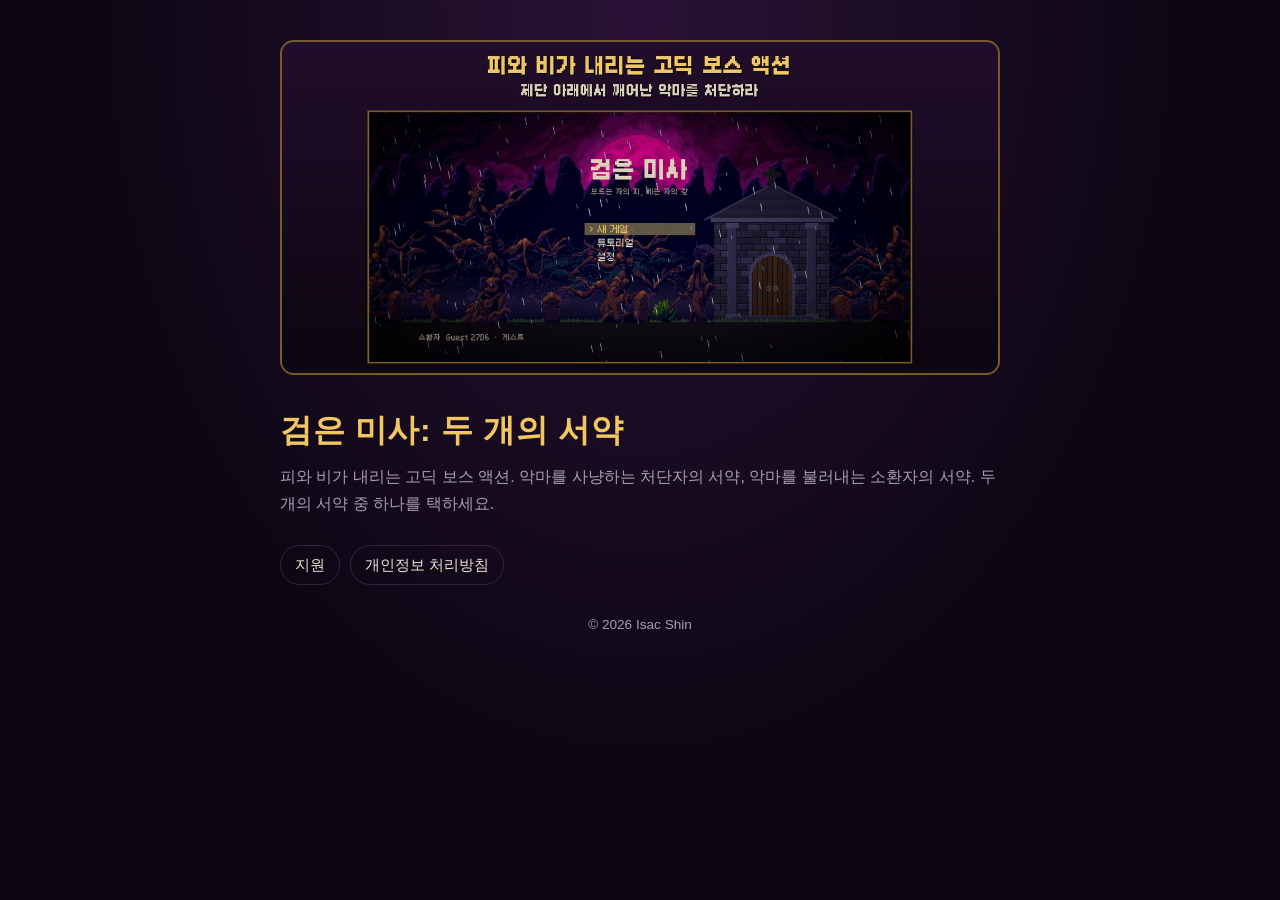
<file: index.html>
<!doctype html>
<html lang="ko">
<head>
<meta charset="utf-8">
<meta name="viewport" content="width=device-width, initial-scale=1">
<title>검은 미사: 두 개의 서약 (BLACK MASS: Two Oaths)</title>
<meta name="description" content="피와 비가 내리는 고딕 보스 액션, 검은 미사.">
<link rel="stylesheet" href="assets/style.css">
</head>
<body>
<main>
  <img class="hero" src="assets/hero.jpg" alt="비 내리는 묘지 위의 검은 미사 타이틀 화면">
  <h1>검은 미사: 두 개의 서약</h1>
  <p class="lead">피와 비가 내리는 고딕 보스 액션. 악마를 사냥하는 처단자의 서약, 악마를 불러내는 소환자의 서약. 두 개의 서약 중 하나를 택하세요.</p>
  <nav><a href="support/">지원</a><a href="privacy/">개인정보 처리방침</a></nav>
  <footer>© 2026 Isac Shin</footer>
</main>
</body>
</html>
</file>
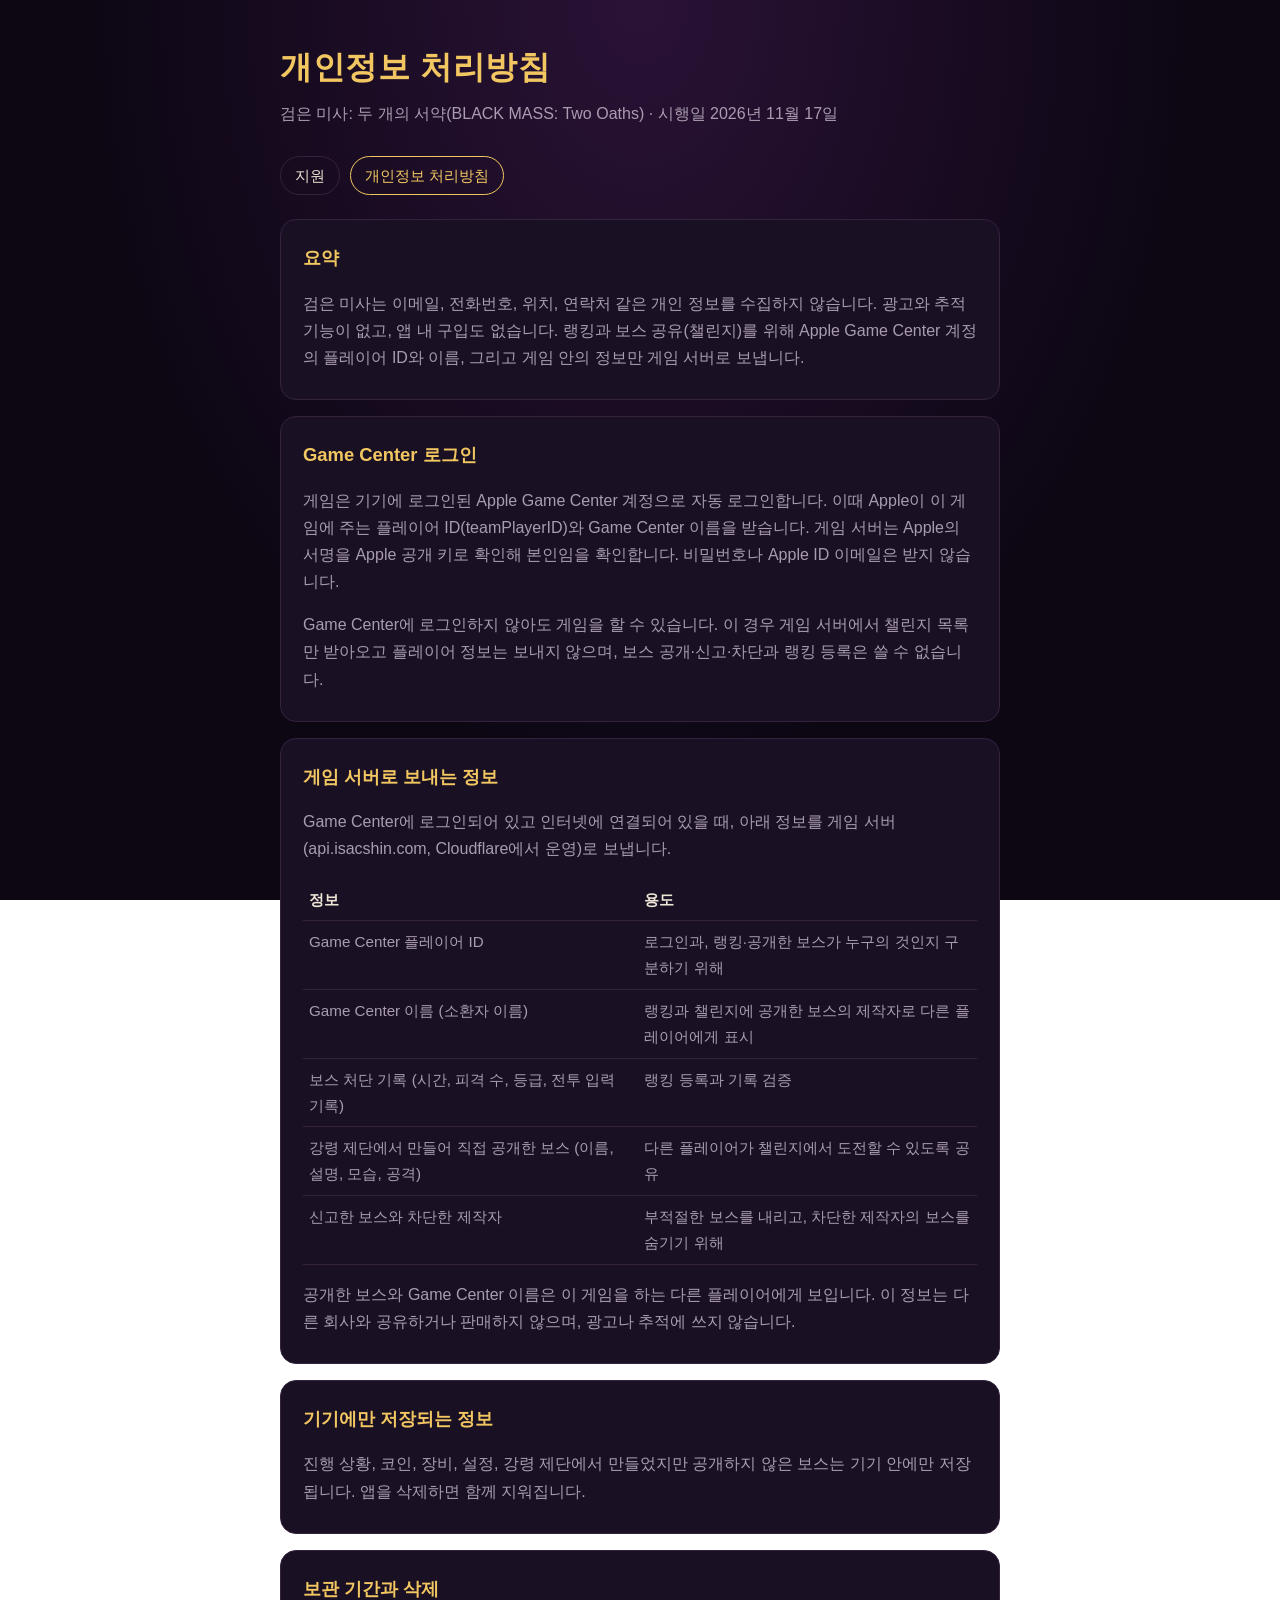
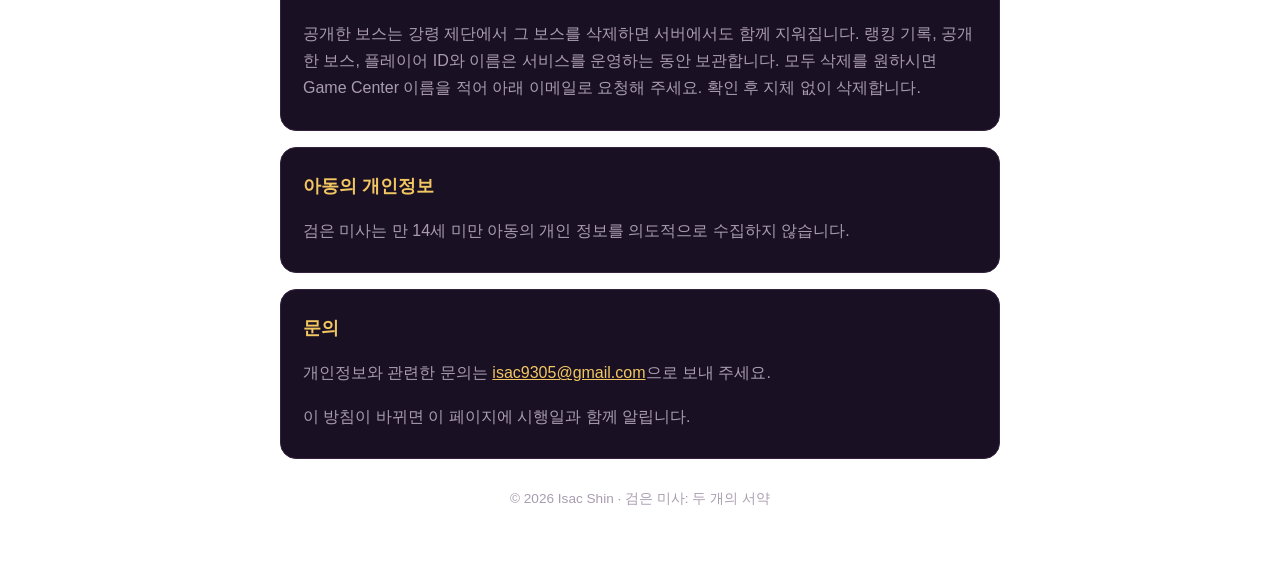
<file: privacy/index.html>
<!doctype html>
<html lang="ko">
<head>
<meta charset="utf-8">
<meta name="viewport" content="width=device-width, initial-scale=1">
<title>검은 미사: 두 개의 서약 개인정보 처리방침</title>
<meta name="description" content="검은 미사: 두 개의 서약(BLACK MASS: Two Oaths) 게임의 개인정보 처리방침.">
<link rel="stylesheet" href="../assets/style.css">
</head>
<body>
<main>
  <h1>개인정보 처리방침</h1>
  <p class="lead">검은 미사: 두 개의 서약(BLACK MASS: Two Oaths) · 시행일 2026년 11월 17일</p>
  <nav><a href="../support/">지원</a><a class="on" href="./">개인정보 처리방침</a></nav>

  <section>
    <h2>요약</h2>
    <p>검은 미사는 이메일, 전화번호, 위치, 연락처 같은 개인 정보를 수집하지 않습니다. 광고와 추적 기능이 없고, 앱 내 구입도 없습니다. 랭킹과 보스 공유(챌린지)를 위해 Apple Game Center 계정의 플레이어 ID와 이름, 그리고 게임 안의 정보만 게임 서버로 보냅니다.</p>
  </section>

  <section>
    <h2>Game Center 로그인</h2>
    <p>게임은 기기에 로그인된 Apple Game Center 계정으로 자동 로그인합니다. 이때 Apple이 이 게임에 주는 플레이어 ID(teamPlayerID)와 Game Center 이름을 받습니다. 게임 서버는 Apple의 서명을 Apple 공개 키로 확인해 본인임을 확인합니다. 비밀번호나 Apple ID 이메일은 받지 않습니다.</p>
    <p>Game Center에 로그인하지 않아도 게임을 할 수 있습니다. 이 경우 게임 서버에서 챌린지 목록만 받아오고 플레이어 정보는 보내지 않으며, 보스 공개·신고·차단과 랭킹 등록은 쓸 수 없습니다.</p>
  </section>

  <section>
    <h2>게임 서버로 보내는 정보</h2>
    <p>Game Center에 로그인되어 있고 인터넷에 연결되어 있을 때, 아래 정보를 게임 서버(api.isacshin.com, Cloudflare에서 운영)로 보냅니다.</p>
    <table>
      <tr><th>정보</th><th>용도</th></tr>
      <tr><td>Game Center 플레이어 ID</td><td>로그인과, 랭킹·공개한 보스가 누구의 것인지 구분하기 위해</td></tr>
      <tr><td>Game Center 이름 (소환자 이름)</td><td>랭킹과 챌린지에 공개한 보스의 제작자로 다른 플레이어에게 표시</td></tr>
      <tr><td>보스 처단 기록 (시간, 피격 수, 등급, 전투 입력 기록)</td><td>랭킹 등록과 기록 검증</td></tr>
      <tr><td>강령 제단에서 만들어 직접 공개한 보스 (이름, 설명, 모습, 공격)</td><td>다른 플레이어가 챌린지에서 도전할 수 있도록 공유</td></tr>
      <tr><td>신고한 보스와 차단한 제작자</td><td>부적절한 보스를 내리고, 차단한 제작자의 보스를 숨기기 위해</td></tr>
    </table>
    <p>공개한 보스와 Game Center 이름은 이 게임을 하는 다른 플레이어에게 보입니다. 이 정보는 다른 회사와 공유하거나 판매하지 않으며, 광고나 추적에 쓰지 않습니다.</p>
  </section>

  <section>
    <h2>기기에만 저장되는 정보</h2>
    <p>진행 상황, 코인, 장비, 설정, 강령 제단에서 만들었지만 공개하지 않은 보스는 기기 안에만 저장됩니다. 앱을 삭제하면 함께 지워집니다.</p>
  </section>

  <section>
    <h2>보관 기간과 삭제</h2>
    <p>공개한 보스는 강령 제단에서 그 보스를 삭제하면 서버에서도 함께 지워집니다. 랭킹 기록, 공개한 보스, 플레이어 ID와 이름은 서비스를 운영하는 동안 보관합니다. 모두 삭제를 원하시면 Game Center 이름을 적어 아래 이메일로 요청해 주세요. 확인 후 지체 없이 삭제합니다.</p>
  </section>

  <section>
    <h2>아동의 개인정보</h2>
    <p>검은 미사는 만 14세 미만 아동의 개인 정보를 의도적으로 수집하지 않습니다.</p>
  </section>

  <section>
    <h2>문의</h2>
    <p>개인정보와 관련한 문의는 <a href="mailto:isac9305@gmail.com?subject=[검은 미사] 개인정보 문의">isac9305@gmail.com</a>으로 보내 주세요.</p>
    <p>이 방침이 바뀌면 이 페이지에 시행일과 함께 알립니다.</p>
  </section>

  <footer>© 2026 Isac Shin · 검은 미사: 두 개의 서약</footer>
</main>
</body>
</html>
</file>
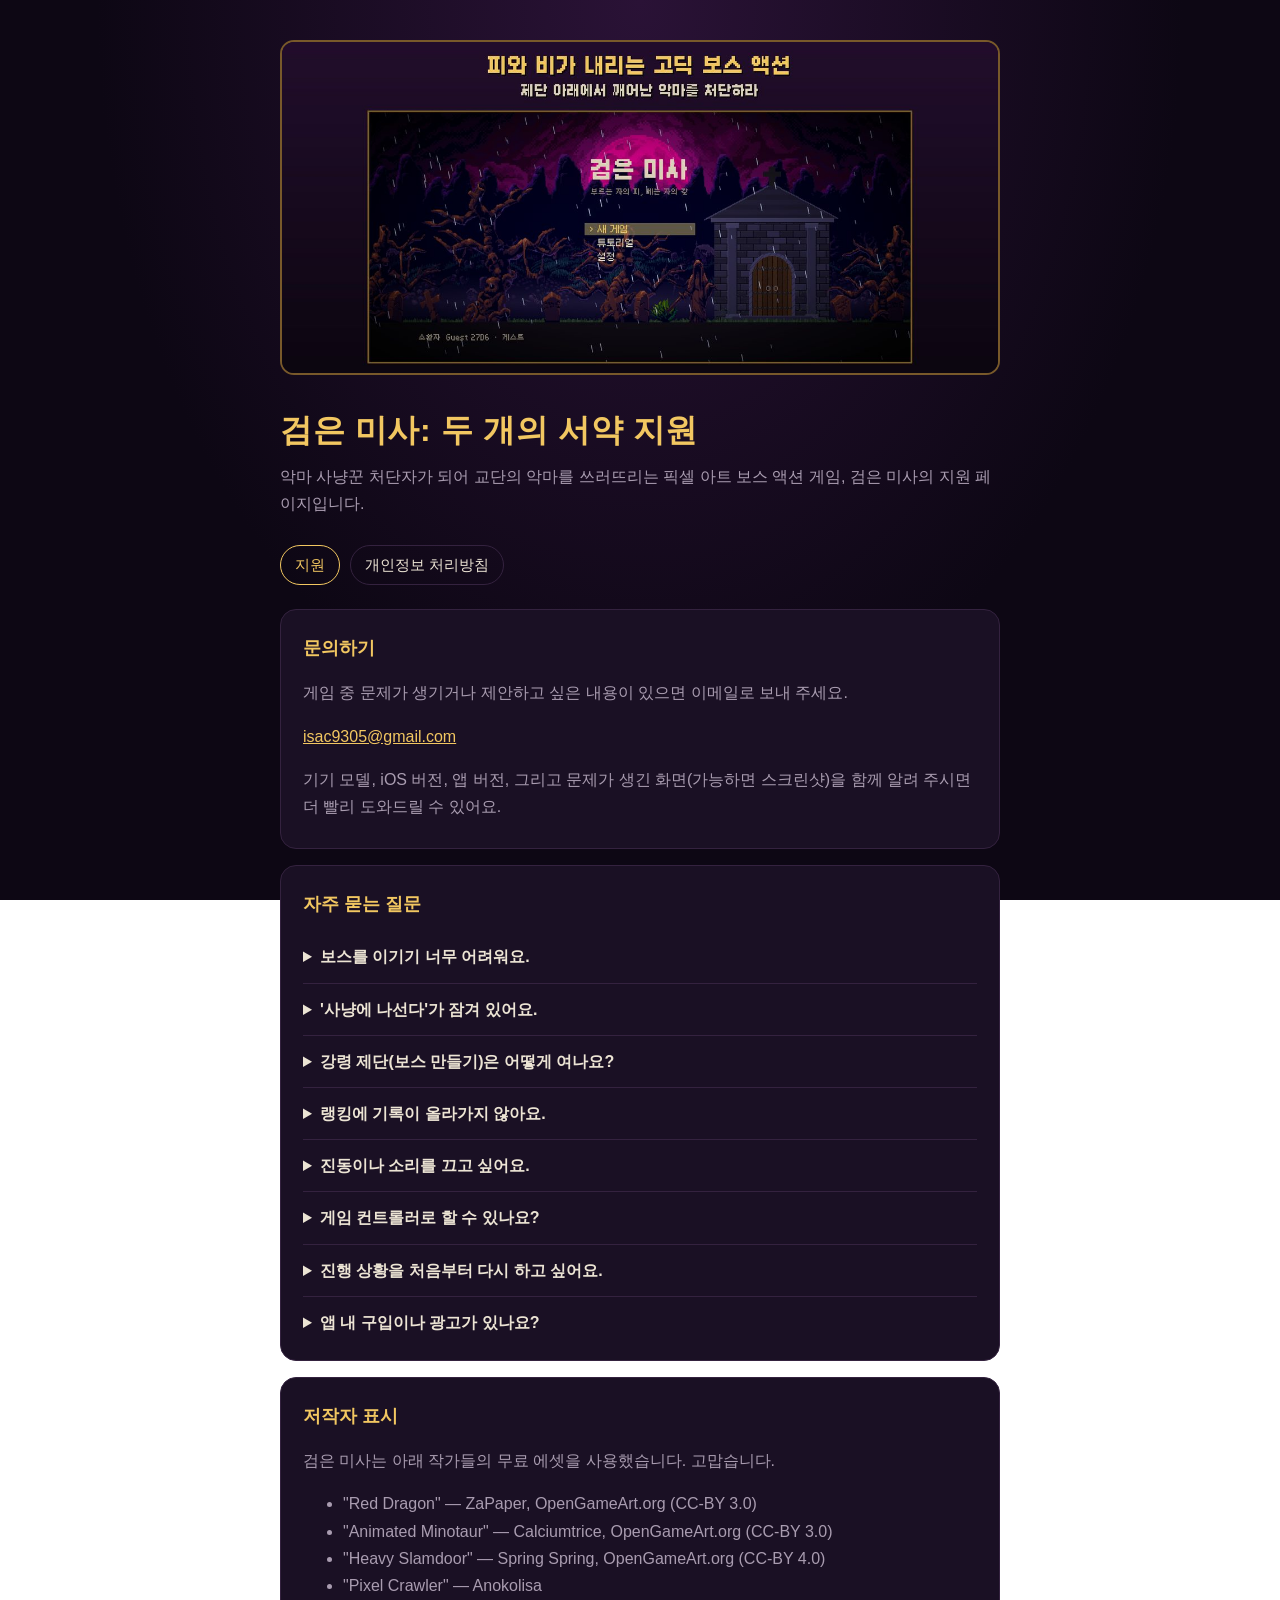
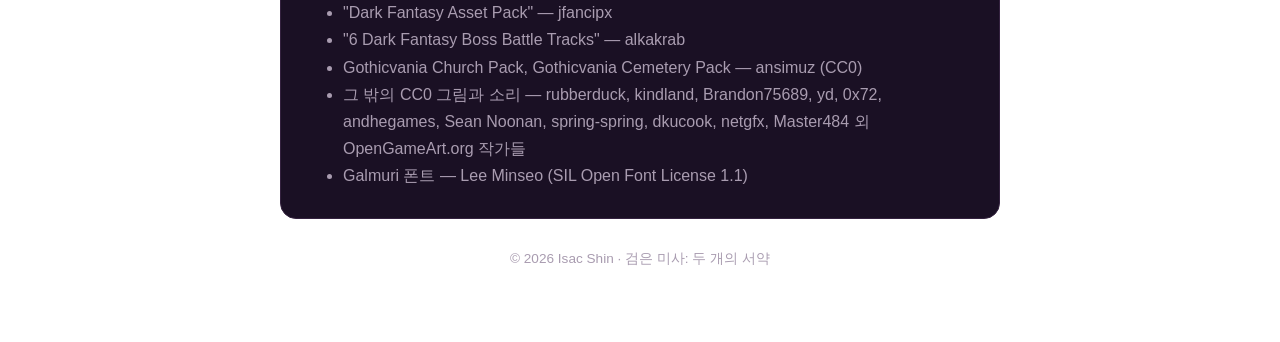
<file: support/index.html>
<!doctype html>
<html lang="ko">
<head>
<meta charset="utf-8">
<meta name="viewport" content="width=device-width, initial-scale=1">
<title>검은 미사: 두 개의 서약 지원</title>
<meta name="description" content="검은 미사: 두 개의 서약(BLACK MASS: Two Oaths) 게임 지원 페이지. 문의 방법과 자주 묻는 질문.">
<link rel="stylesheet" href="../assets/style.css">
</head>
<body>
<main>
  <img class="hero" src="../assets/hero.jpg" alt="비 내리는 묘지 위의 검은 미사 타이틀 화면">
  <h1>검은 미사: 두 개의 서약 지원</h1>
  <p class="lead">악마 사냥꾼 처단자가 되어 교단의 악마를 쓰러뜨리는 픽셀 아트 보스 액션 게임, 검은 미사의 지원 페이지입니다.</p>
  <nav><a class="on" href="./">지원</a><a href="../privacy/">개인정보 처리방침</a></nav>

  <section>
    <h2>문의하기</h2>
    <p>게임 중 문제가 생기거나 제안하고 싶은 내용이 있으면 이메일로 보내 주세요.</p>
    <p><a href="mailto:isac9305@gmail.com?subject=[검은 미사] 문의">isac9305@gmail.com</a></p>
    <p>기기 모델, iOS 버전, 앱 버전, 그리고 문제가 생긴 화면(가능하면 스크린샷)을 함께 알려 주시면 더 빨리 도와드릴 수 있어요.</p>
  </section>

  <section>
    <h2>자주 묻는 질문</h2>
    <details>
      <summary>보스를 이기기 너무 어려워요.</summary>
      <p>금빛으로 빛나는 공격은 가드 버튼을 타이밍에 맞춰 눌러 패링할 수 있어요. 바닥이 빛나는 곳은 대시로 피하세요. 코인으로 뼈 상인에게서 무기와 강화를 사고, 무기고에서 장비를 바꿔 보세요. 교단 토벌 던전에서 얻는 축복 카드도 큰 도움이 됩니다.</p>
    </details>
    <details>
      <summary>'사냥에 나선다'가 잠겨 있어요.</summary>
      <p>사냥은 교단 토벌을 끝까지 마치면 열립니다. 처단자 메뉴의 '교단 토벌'로 이야기를 먼저 진행해 주세요.</p>
    </details>
    <details>
      <summary>강령 제단(보스 만들기)은 어떻게 여나요?</summary>
      <p>강령 제단도 교단 토벌을 마치면 열립니다. 만든 악마는 시험 전투로 직접 이겨야 검증되고, 그 뒤에 다른 처단자들이 도전할 수 있습니다.</p>
    </details>
    <details>
      <summary>랭킹에 기록이 올라가지 않아요.</summary>
      <p>랭킹은 인터넷에 연결되어 있을 때 올라갑니다. 오프라인에서 세운 기록은 기기에 보관되었다가 다시 연결되면 자동으로 올라가요.</p>
    </details>
    <details>
      <summary>진동이나 소리를 끄고 싶어요.</summary>
      <p>메인 화면의 '설정'에서 진동, 배경음, 효과음 크기를 바꿀 수 있습니다. 진동은 패링과 보스를 쓰러뜨리는 마지막 일격에서만 울립니다.</p>
    </details>
    <details>
      <summary>게임 컨트롤러로 할 수 있나요?</summary>
      <p>네. 블루투스로 연결한 게임 컨트롤러를 지원합니다. 연결하면 화면의 터치 버튼 대신 컨트롤러로 조작할 수 있어요.</p>
    </details>
    <details>
      <summary>진행 상황을 처음부터 다시 하고 싶어요.</summary>
      <p>메인 화면의 '새 게임'을 고르면 처음부터 시작합니다. 이때 처단한 악마와 모은 코인은 사라지지만 소환자 이름은 유지됩니다.</p>
    </details>
    <details>
      <summary>앱 내 구입이나 광고가 있나요?</summary>
      <p>없습니다. 코인과 장비는 모두 게임을 플레이하며 얻습니다.</p>
    </details>
  </section>

  <section>
    <h2>저작자 표시</h2>
    <p>검은 미사는 아래 작가들의 무료 에셋을 사용했습니다. 고맙습니다.</p>
    <ul>
      <li>"Red Dragon" — ZaPaper, OpenGameArt.org (CC-BY 3.0)</li>
      <li>"Animated Minotaur" — Calciumtrice, OpenGameArt.org (CC-BY 3.0)</li>
      <li>"Heavy Slamdoor" — Spring Spring, OpenGameArt.org (CC-BY 4.0)</li>
      <li>"Pixel Crawler" — Anokolisa</li>
      <li>"Dark Fantasy Asset Pack" — jfancipx</li>
      <li>"6 Dark Fantasy Boss Battle Tracks" — alkakrab</li>
      <li>Gothicvania Church Pack, Gothicvania Cemetery Pack — ansimuz (CC0)</li>
      <li>그 밖의 CC0 그림과 소리 — rubberduck, kindland, Brandon75689, yd, 0x72, andhegames, Sean Noonan, spring-spring, dkucook, netgfx, Master484 외 OpenGameArt.org 작가들</li>
      <li>Galmuri 폰트 — Lee Minseo (SIL Open Font License 1.1)</li>
    </ul>
  </section>

  <footer>© 2026 Isac Shin · 검은 미사: 두 개의 서약</footer>
</main>
</body>
</html>
</file>
<file: assets/style.css>
:root {
  --bg: #0d0714;
  --card: #1a1024;
  --line: #34223f;
  --text: #ece4d4;
  --sub: #a99cb0;
  --gold: #f2c761;
  --blood: #c23b3b;
}
* { box-sizing: border-box; }
body {
  margin: 0;
  background: radial-gradient(ellipse at top, #2a1236 0%, var(--bg) 60%) fixed;
  color: var(--text);
  font-family: -apple-system, BlinkMacSystemFont, "Apple SD Gothic Neo", "Noto Sans KR", sans-serif;
  line-height: 1.7;
}
main { max-width: 760px; margin: 0 auto; padding: 40px 20px 72px; }
.hero { width: 100%; border-radius: 14px; border: 2px solid #78592a; display: block; margin-bottom: 28px; }
h1 { font-size: 2rem; margin: 0 0 6px; color: var(--gold); letter-spacing: .02em; }
p.lead { color: var(--sub); margin: 0 0 28px; }
nav { margin: 0 0 24px; display: flex; gap: 10px; flex-wrap: wrap; }
nav a { color: var(--text); text-decoration: none; border: 1px solid var(--line); border-radius: 999px; padding: 6px 14px; font-size: .95rem; }
nav a.on { border-color: var(--gold); color: var(--gold); }
section { background: var(--card); border: 1px solid var(--line); border-radius: 16px; padding: 22px 22px 12px; margin-bottom: 16px; }
h2 { font-size: 1.15rem; margin: 0 0 12px; color: var(--gold); }
h3 { font-size: 1rem; margin: 18px 0 6px; }
details { border-top: 1px solid var(--line); padding: 12px 0; }
details:first-of-type { border-top: 0; }
summary { cursor: pointer; font-weight: 600; }
details p, section p, section li { color: var(--sub); }
details p { margin: 8px 0 0; }
table { width: 100%; border-collapse: collapse; margin: 6px 0 14px; font-size: .95rem; }
th, td { text-align: left; padding: 8px 6px; border-bottom: 1px solid var(--line); vertical-align: top; }
th { color: var(--text); }
td { color: var(--sub); }
a { color: var(--gold); }
footer { color: var(--sub); font-size: .85rem; text-align: center; margin-top: 28px; }
</file>
